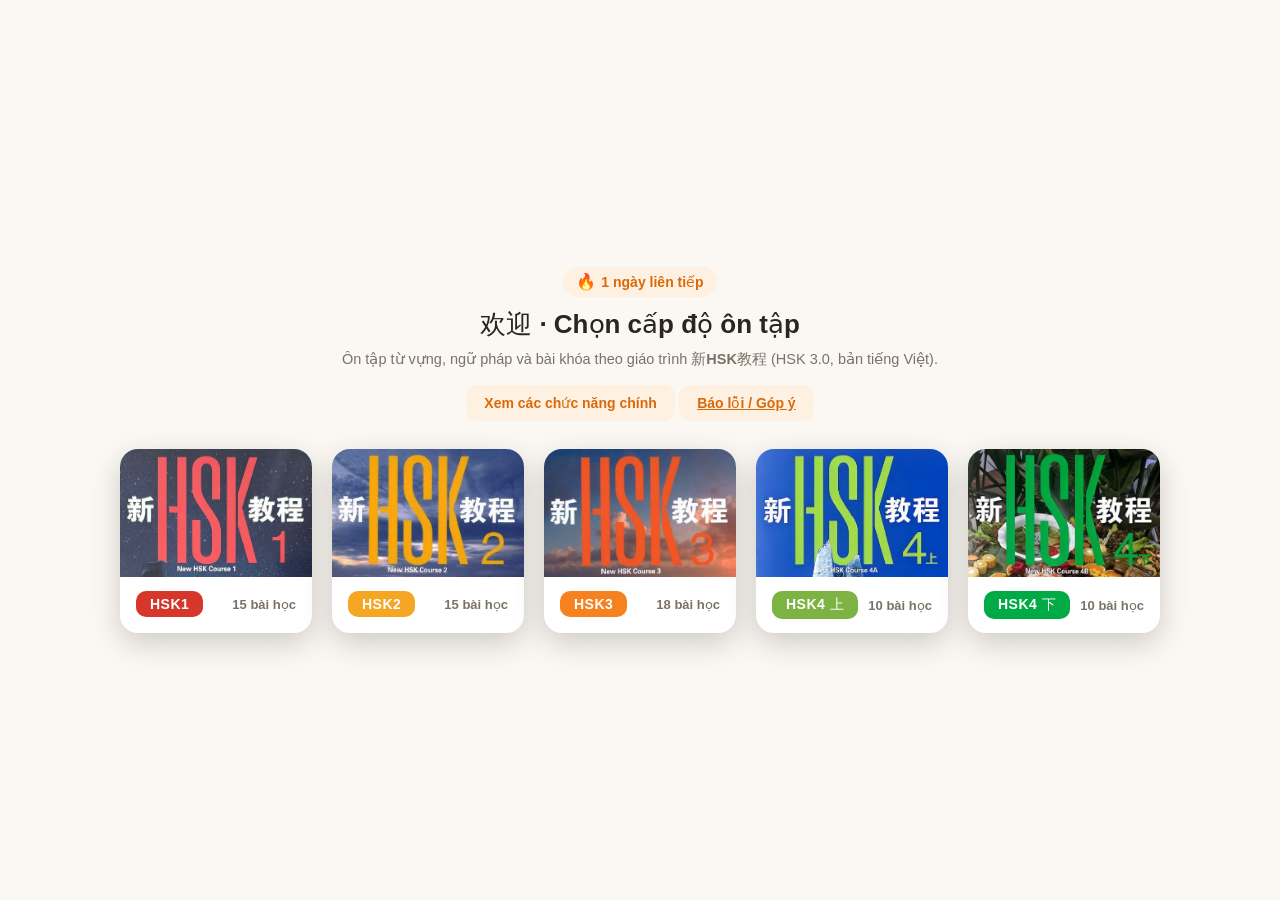
<file: index.html>
<!DOCTYPE html>
<html lang="vi">
<head>
<meta charset="UTF-8">
<meta name="viewport" content="width=device-width, initial-scale=1.0">
<title>Ôn tập HSK (3.0) - Chọn cấp độ</title>
<link rel="icon" type="image/png" href="assets/icons/favicon-root.png">
<link rel="stylesheet" href="style.css">

<!-- Google tag (gtag.js) -->
<script async src="https://www.googletagmanager.com/gtag/js?id=G-205LXB6XP1"></script>
<script>
  window.dataLayer = window.dataLayer || [];
  function gtag(){dataLayer.push(arguments);}
  gtag('js', new Date());

  gtag('config', 'G-205LXB6XP1');
</script>
<script src="streak.js"></script>
</head>
<body>

<div class="level-picker">
  <div class="level-picker-inner">
    <div class="streak-row">
      <div class="streak-badge on-light gray" id="streakBadge">
        <span class="streak-flame-wrap"><span class="streak-flame">🔥</span></span>
        <span class="streak-text"><span class="streak-count">0</span> ngày liên tiếp</span>
      </div>
    </div>
    <!-- <div class="streak-debug-row">
      <span>Debug:</span>
      <button type="button" onclick="debugStreakContinue()">Nối chuỗi</button>
      <button type="button" onclick="debugStreakBreak()">Cắt chuỗi</button>
    </div> -->
    <div class="level-picker-head">
      <h1>欢迎 · Chọn cấp độ ôn tập</h1>
      <p>Ôn tập từ vựng, ngữ pháp và bài khóa theo giáo trình <b>新HSK教程</b> (HSK 3.0, bản tiếng Việt).</p>
      <button type="button" class="btn btn-ghost" id="featuresBtn" onclick="document.getElementById('featuresModal').classList.add('show')">Xem các chức năng chính</button>
      <a class="btn btn-ghost" href="https://forms.gle/Fj5xEgjCc4JBUwaV6" target="_blank" rel="noopener">Báo lỗi / Góp ý</a>
    </div>
    <div class="level-grid">
      <a class="level-card" href="hsk1/index.html">
        <img class="level-cover" src="assets/covers/hsk1-cover.jpg" alt="新HSK教程1">
        <div class="level-info">
          <span class="level-badge badge-hsk1">HSK1</span>
          <div class="level-meta">15 bài học</div>
        </div>
      </a>
      <a class="level-card" href="hsk2/index.html">
        <img class="level-cover" src="assets/covers/hsk2-cover.jpg" alt="新HSK教程2">
        <div class="level-info">
          <span class="level-badge badge-hsk2">HSK2</span>
          <div class="level-meta">15 bài học</div>
        </div>
      </a>
      <a class="level-card" href="hsk3/index.html">
        <img class="level-cover" src="assets/covers/hsk3-cover.jpg" alt="新HSK教程3">
        <div class="level-info">
          <span class="level-badge badge-hsk3">HSK3</span>
          <div class="level-meta">18 bài học</div>
        </div>
      </a>
      <a class="level-card" href="hsk4/index.html">
        <img class="level-cover" src="assets/covers/hsk4-cover.jpg" alt="新HSK教程4上">
        <div class="level-info">
          <span class="level-badge badge-hsk4">HSK4 上</span>
          <div class="level-meta">10 bài học</div>
        </div>
      </a>
      <a class="level-card" href="hsk4-2/index.html">
        <img class="level-cover" src="assets/covers/hsk4-2-cover.jpg" alt="新HSK教程4下">
        <div class="level-info">
          <span class="level-badge badge-hsk4b">HSK4 下</span>
          <div class="level-meta">10 bài học</div>
        </div>
      </a>
    </div>
  </div>
</div>

<div class="modal-overlay" id="featuresModal">
  <div class="modal features-modal">
    <div class="flashcard-header">
      <span>Các chức năng chính</span>
      <button type="button" class="icon-btn" onclick="document.getElementById('featuresModal').classList.remove('show')">✕</button>
    </div>
    <ul class="features-list">
      <li><strong>Chọn cấp độ</strong> &ndash; HSK1 đến HSK4, mỗi cấp độ gồm nhiều bài học theo giáo trình New HSK 教程 (chuẩn 3.0).</li>
      <li><strong>Ngữ pháp &amp; bài khóa</strong> &ndash; ôn lại điểm ngữ pháp và nội dung bài khóa (kèm file audio chuẩn) của từng bài.</li>
      <li><strong>Học từ vựng</strong> &ndash; xem Hán tự, pinyin, nghĩa tiếng Việt và luyện với flashcard lật thẻ.</li>
      <li><strong>Luyện viết chữ</strong> &ndash; tập viết theo thứ tự nét (stroke order) cho từng Hán tự.</li>
    </ul>
  </div>
</div>

</body>
</html>
</file>
<file: style.css>
:root {
  --orange: #f5821f;
  --orange-dark: #d9690a;
  --orange-light: #fff1e2;
  --red: #e24b3c;
  --ink: #2a2520;
  --muted: #7a7267;
  --line: #ece4d8;
  --bg: #fbf8f3;
  --card: #ffffff;
  --green: #3fa155;
  --accent2: #e24b3c;
  --radius: 14px;
  font-synthesis: none;
}

* { box-sizing: border-box; }

html, body {
  margin: 0;
  padding: 0;
  height: 100%;
  background: var(--bg);
  color: var(--ink);
  font-family: -apple-system, BlinkMacSystemFont, "Segoe UI", "PingFang SC", "Helvetica Neue", Arial, sans-serif;
}

.hanzi, .cn-text {
  font-family: "PingFang SC", "Microsoft YaHei", "Heiti SC", "SimHei", "Noto Sans SC", "Segoe UI", sans-serif;
}

.app { display: flex; flex-direction: column; height: 100vh; }

/* Topbar */
.topbar {
  display: flex;
  align-items: center;
  gap: 14px;
  padding: 10px 16px;
  background: linear-gradient(135deg, var(--orange) 0%, var(--accent2) 100%);
  color: white;
  box-shadow: 0 2px 10px rgba(0,0,0,0.12);
  z-index: 20;
  flex-shrink: 0;
}
.icon-btn {
  background: rgba(255,255,255,0.18);
  border: none;
  color: white;
  width: 36px; height: 36px;
  border-radius: 10px;
  font-size: 16px;
  cursor: pointer;
  flex-shrink: 0;
}
.icon-btn:hover { background: rgba(255,255,255,0.3); }
.brand { display: flex; align-items: center; gap: 10px; flex-shrink: 0; }
.brand-badge {
  background: white; color: var(--orange-dark);
  font-weight: 800; font-size: 13px;
  padding: 4px 9px; border-radius: 8px;
  letter-spacing: 0.5px;
}
.brand-title { font-size: 14px; font-weight: 500; opacity: 0.95; white-space: nowrap; }
.brand-title strong { font-weight: 700; }
.topbar-search { flex: 1; max-width: 420px; margin-left: auto; }
.topbar-search input {
  width: 100%;
  padding: 9px 14px;
  border-radius: 10px;
  border: none;
  background: rgba(255,255,255,0.92);
  font-size: 14px;
  outline: none;
}

/* Streak badge */
.streak-badge {
  display: flex; align-items: center; gap: 5px; flex-shrink: 0;
  background: rgba(255,255,255,0.22); color: white;
  padding: 7px 13px; border-radius: 20px; font-weight: 800; font-size: 14px;
}
.streak-badge.on-light { background: var(--orange-light); color: var(--orange-dark); }
.streak-row { display: flex; justify-content: center; margin-bottom: 10px; }

.streak-flame-wrap {
  display: inline-block; font-size: 16px; line-height: 1;
  filter: grayscale(0) brightness(1); opacity: 1;
  transition: filter .7s ease, opacity .7s ease;
}
.streak-flame {
  display: inline-block;
  animation: streakFlicker 1.6s ease-in-out infinite;
  transform-origin: 50% 85%;
}
@keyframes streakFlicker {
  0%, 100% { transform: scale(1) rotate(-3deg); }
  25% { transform: scale(1.1, 0.92) rotate(3deg); }
  50% { transform: scale(0.92, 1.08) rotate(-4deg); }
  75% { transform: scale(1.06, 0.95) rotate(2deg); }
}
.streak-badge.gray .streak-flame-wrap { filter: grayscale(1) brightness(0.75); opacity: .55; }
.streak-badge.extinguishing .streak-flame-wrap { filter: grayscale(1) brightness(0.55); opacity: .35; transition: filter .5s ease, opacity .5s ease; }
.streak-badge.igniting .streak-flame-wrap { filter: grayscale(0) brightness(1.35); opacity: 1; transition: filter .45s ease, opacity .45s ease; }
.streak-badge.lit .streak-flame-wrap { filter: grayscale(0) brightness(1); opacity: 1; }

.streak-text { display: inline-block; transition: opacity .5s ease; opacity: 1; }
.streak-badge.gray .streak-text { opacity: .55; }
.streak-badge.extinguishing .streak-text { opacity: .35; transition: opacity .5s ease; }
.streak-badge.igniting .streak-text, .streak-badge.lit .streak-text { opacity: 1; }

.streak-badge.pulse { animation: streakPulse .6s ease; }
@keyframes streakPulse {
  0% { transform: scale(1); }
  35% { transform: scale(1.16); }
  65% { transform: scale(0.96); }
  100% { transform: scale(1); }
}
.streak-count { display: inline-block; }

.streak-debug-row { display: flex; align-items: center; gap: 8px; justify-content: center; margin-bottom: 18px; }
.streak-debug-row span { font-size: 12px; color: var(--muted); }
.streak-debug-row button {
  font-size: 12px; padding: 5px 11px; border-radius: 20px; cursor: pointer;
  border: 1px dashed var(--line); background: var(--card); color: var(--muted); font-weight: 600;
}
.streak-debug-row button:hover { color: var(--orange-dark); border-color: var(--orange); }

.layout { flex: 1; display: flex; min-height: 0; position: relative; }

/* Sidebar */
.sidebar {
  width: 260px;
  flex-shrink: 0;
  background: var(--card);
  border-right: 1px solid var(--line);
  overflow-y: auto;
  padding: 14px 10px 30px;
  transition: width .2s ease, padding .2s ease;
}
@media (min-width: 861px) {
  .sidebar.collapsed { width: 0; padding: 0; border-right: none; overflow: hidden; }
}
.sidebar-section { margin-bottom: 18px; }
.sidebar-label {
  font-size: 11px; text-transform: uppercase; letter-spacing: 0.8px;
  color: var(--muted); font-weight: 700; padding: 6px 10px;
}
.nav-item, .lesson-item {
  display: flex; align-items: center; gap: 8px;
  padding: 10px 12px; border-radius: 10px;
  text-decoration: none; color: var(--ink); font-size: 14px;
  cursor: pointer; margin-bottom: 2px; font-weight: 500;
  border: none; background: none; width: 100%; text-align: left;
}
.nav-item:hover, .lesson-item:hover { background: var(--orange-light); }
.nav-item.active, .lesson-item.active { background: var(--orange); color: white; }
.lesson-item .lid {
  display: inline-flex; align-items: center; justify-content: center;
  width: 24px; height: 24px; border-radius: 7px;
  background: var(--orange-light); color: var(--orange-dark);
  font-size: 12px; font-weight: 800; flex-shrink: 0;
}
.lesson-item.active .lid { background: rgba(255,255,255,0.25); color: white; }
.lesson-item .ltitle { overflow: hidden; text-overflow: ellipsis; white-space: nowrap; font-size: 13.5px; }
.sidebar-backdrop { display: none; }

/* Main */
.main { flex: 1; overflow-y: auto; padding: 22px 26px 60px; min-width: 0; }
.main-inner { max-width: 920px; margin: 0 auto; }

/* Home */
.hero {
  background: linear-gradient(135deg, var(--orange) 0%, var(--accent2) 100%);
  border-radius: var(--radius);
  padding: 28px 26px;
  color: white;
  margin-bottom: 20px;
}
.hero h1 { margin: 0 0 6px; font-size: 22px; }
.hero p { margin: 0; opacity: 0.92; font-size: 14px; }
.stat-grid { display: grid; grid-template-columns: repeat(auto-fit, minmax(140px,1fr)); gap: 12px; margin: 20px 0; }
.stat-card {
  background: var(--card); border: 1px solid var(--line); border-radius: var(--radius);
  padding: 16px; text-align: center;
}
.stat-card .num { font-size: 26px; font-weight: 800; color: var(--orange-dark); }
.stat-card .label { font-size: 12.5px; color: var(--muted); margin-top: 4px; }

.section-title {
  font-size: 15px; font-weight: 700; margin: 24px 0 10px;
  display: flex; align-items: center; gap: 8px;
}

.lesson-grid { display: grid; grid-template-columns: repeat(auto-fill, minmax(230px,1fr)); gap: 12px; }
.lesson-card {
  background: var(--card); border: 1px solid var(--line); border-radius: var(--radius);
  padding: 14px 16px; cursor: pointer; transition: box-shadow .15s, transform .15s;
  text-decoration: none; color: var(--ink); display: block;
}
.lesson-card:hover { box-shadow: 0 6px 18px rgba(0,0,0,0.08); transform: translateY(-1px); }
.lesson-card .tag {
  display: inline-block; background: var(--orange); color: white; font-size: 11px; font-weight: 800;
  padding: 2px 8px; border-radius: 6px; margin-bottom: 8px;
}
.lesson-card .lc-cn { font-size: 16px; font-weight: 700; margin-bottom: 2px; }
.lesson-card .lc-vn { font-size: 13px; color: var(--muted); }
.lesson-card .lc-meta { font-size: 11.5px; color: var(--orange-dark); margin-top: 8px; font-weight: 600; }

.legend-table { width: 100%; border-collapse: collapse; font-size: 13px; }
.legend-table th, .legend-table td { text-align: left; padding: 6px 10px; border-bottom: 1px solid var(--line); }
.legend-table th { color: var(--muted); font-weight: 600; font-size: 11.5px; text-transform: uppercase; }

/* Lesson page header */
.lesson-head {
  background: var(--card); border: 1px solid var(--line); border-radius: var(--radius);
  padding: 18px 20px; margin-bottom: 16px;
}
.lesson-head .tag { display: inline-block; background: var(--orange); color: white; font-size: 12px; font-weight: 800; padding: 3px 10px; border-radius: 7px; margin-bottom: 8px; }
.lesson-head h2 { margin: 0 0 2px; font-size: 20px; }
.lesson-head .pinyin-line { color: var(--orange-dark); font-size: 13.5px; margin-bottom: 2px; }
.lesson-head .vn-line { color: var(--muted); font-size: 14px; }
.goals { margin-top: 12px; padding-top: 12px; border-top: 1px dashed var(--line); }
.goals ul { margin: 6px 0 0; padding-left: 20px; font-size: 13.5px; color: var(--ink); }
.goals li { margin-bottom: 4px; }

/* Tabs */
.tabs { display: flex; gap: 6px; margin-bottom: 16px; border-bottom: 2px solid var(--line); }
.tab-btn {
  background: none; border: none; padding: 10px 16px; font-size: 14px; font-weight: 600;
  color: var(--muted); cursor: pointer; border-bottom: 2px solid transparent; margin-bottom: -2px;
  display: inline-flex; align-items: center; gap: 6px;
}
.tab-btn.active { color: var(--orange-dark); border-bottom-color: var(--orange); }
.lesson-nav { display: flex; justify-content: space-between; margin-top: 24px; gap: 10px; }

/* Vocab table */
.vocab-toolbar { display: flex; gap: 10px; margin-bottom: 12px; align-items: center; flex-wrap: wrap; }
.vocab-toolbar input[type=search] {
  flex: 1; min-width: 180px; padding: 9px 12px; border-radius: 10px; border: 1px solid var(--line); font-size: 13.5px;
}
.vocab-toolbar select,
.fc-setup select {
  padding: 9px 32px 9px 12px; border-radius: 10px; border: 1px solid var(--line);
  font-size: 13.5px; font-family: inherit; color: var(--ink); background-color: var(--card);
  appearance: none; -webkit-appearance: none; cursor: pointer;
  background-image: url("data:image/svg+xml,%3Csvg xmlns='http://www.w3.org/2000/svg' width='10' height='6'%3E%3Cpath d='M0 0l5 6 5-6z' fill='%237a7267'/%3E%3C/svg%3E");
  background-repeat: no-repeat; background-position: right 12px center;
}
.vocab-toolbar select:focus, .fc-setup select:focus { outline: none; border-color: var(--orange); }
.vocab-card-list { display: flex; flex-direction: column; gap: 8px; }
.vocab-row {
  display: flex; align-items: center; gap: 14px;
  background: var(--card); border: 1px solid var(--line); border-radius: 12px;
  padding: 10px 14px;
}
.vocab-row .vhanzi { font-size: 22px; font-weight: 700; min-width: 70px; }
.vocab-row .vmid { flex: 1; min-width: 0; }
.vocab-row .vpinyin { color: var(--orange-dark); font-size: 13.5px; font-weight: 600; }
.vocab-row .vpos { display: inline-block; background: var(--orange-light); color: var(--orange-dark); font-size: 11px; font-weight: 700; padding: 1px 7px; border-radius: 6px; margin-left: 6px; }
.vocab-row .vvn { font-size: 14px; margin-top: 2px; }
.vspeak { background: none; border: none; cursor: pointer; color: var(--muted); padding: 0; display: inline-flex; align-items: center; vertical-align: middle; flex-shrink: 0; }
.icon-speaker { width: 17px; height: 17px; display: block; }
.vspeak-sm .icon-speaker { width: 14px; height: 14px; }
.icon-nav { width: 18px; height: 18px; display: block; flex-shrink: 0; }
.vocab-row .vwrite {
  background: var(--orange-light); color: var(--orange-dark); border: none; cursor: pointer;
  flex-shrink: 0; font-size: 11px; font-weight: 700; padding: 6px 10px; border-radius: 8px; white-space: nowrap;
}
.vocab-row .vwrite:hover { background: #ffe4c2; }
.vocab-row .vlesson { font-size: 11px; color: var(--muted); flex-shrink: 0; background: var(--bg); padding: 3px 8px; border-radius: 7px; }

/* Grammar */
.grammar-card {
  background: var(--card); border: 1px solid var(--line); border-radius: var(--radius);
  padding: 16px 18px; margin-bottom: 14px;
}
.grammar-card h3 { margin: 0 0 8px; font-size: 16px; color: var(--orange-dark); }
.grammar-card .explain { font-size: 14px; line-height: 1.6; margin-bottom: 10px; }
.example-row { padding: 8px 10px; background: var(--bg); border-radius: 9px; margin-bottom: 6px; font-size: 13.5px; }
.example-row .ex-cn { font-weight: 600; font-size: 15px; }
.example-row .ex-pinyin { color: var(--orange-dark); }
.example-row .ex-vn { color: var(--muted); }

/* Texts */
.text-card {
  background: var(--card); border: 1px solid var(--line); border-radius: var(--radius);
  padding: 18px 20px; margin-bottom: 16px;
}
.text-card .text-label { font-weight: 800; color: var(--orange-dark); margin-bottom: 10px; font-size: 14px; }
.text-scene { display: flex; gap: 18px; align-items: flex-start; }
.text-scene .text-main { flex: 1; min-width: 0; }
.text-illustration {
  flex: 0 0 38%; max-width: 320px; align-self: flex-start;
  border-radius: 14px; overflow: hidden; position: sticky; top: 14px;
  box-shadow: 0 6px 18px rgba(0,0,0,0.12);
}
.text-illustration img { width: 100%; height: 100%; object-fit: cover; display: block; }
@media (max-width: 720px) {
  .text-scene { flex-direction: column; }
  .text-illustration { flex: none; max-width: none; width: 100%; max-height: 260px; position: static; order: -1; }
}

/* Reading comprehension Q&A */
.qa-section { margin-top: 18px; padding-top: 16px; border-top: 1px dashed var(--line); }
.qa-title { font-size: 14px; font-weight: 800; color: var(--orange-dark); margin-bottom: 10px; }
.qa-item {
  background: var(--bg); border: 1px solid var(--line); border-radius: 12px;
  padding: 12px 14px; margin-bottom: 10px;
}
.qa-question { display: flex; gap: 8px; align-items: flex-start; }
.qa-num { font-weight: 800; color: var(--orange-dark); font-size: 14px; flex-shrink: 0; }
.qa-q-text { flex: 1; min-width: 0; }
.qa-q-cn { font-size: 15px; font-weight: 600; }
.qa-q-vn { font-size: 13px; color: var(--muted); margin-top: 2px; }
.qa-reveal {
  margin-top: 10px; background: var(--orange-light); color: var(--orange-dark); border: none;
  font-size: 12px; font-weight: 700; padding: 6px 12px; border-radius: 8px; cursor: pointer;
}
.qa-reveal:hover { background: #ffe4c2; }
.qa-answer {
  margin-top: 10px; padding-top: 10px; border-top: 1px dashed var(--line);
}
.qa-a-cn { font-size: 15px; font-weight: 600; color: var(--green); }
.qa-a-vn { font-size: 13px; color: var(--muted); margin-top: 2px; }
.audio-row { display: flex; flex-wrap: wrap; gap: 14px; margin-bottom: 14px; }
.audio-block {
  display: flex; flex-direction: column; gap: 4px;
  background: var(--orange-light); border-radius: 12px; padding: 8px 12px;
}
.audio-block .audio-label { font-size: 11.5px; font-weight: 700; color: var(--orange-dark); }
.audio-block audio { height: 32px; max-width: 260px; }
/* Dialogue — speech bubble with speaker avatar, like the textbook */
.dlg-line { display: flex; gap: 10px; margin-bottom: 16px; align-items: flex-start; }
.dlg-avatars { display: flex; flex-direction: row; flex-wrap: wrap; gap: 4px; width: 62px; flex-shrink: 0; justify-content: center; }
.avatar-chip { display: flex; flex-direction: column; align-items: center; width: 58px; }
.avatar-chip .avatar-img, .avatar-chip .avatar-fallback {
  width: 46px; height: 46px; border-radius: 50%; object-fit: cover;
  box-shadow: 0 2px 6px rgba(0,0,0,0.12); flex-shrink: 0;
}
.avatar-chip .avatar-fallback { border: 2px solid var(--orange); display: flex; align-items: center; justify-content: center; color: white; font-weight: 800; font-size: 16px; }
.avatar-chip .avatar-pinyin { font-size: 9px; color: var(--muted); margin-top: 4px; line-height: 1.1; white-space: nowrap; }
.avatar-chip .avatar-label {
  font-size: 10.5px; font-weight: 700; color: var(--ink); line-height: 1.15; text-align: center;
  max-width: 58px; overflow: hidden; text-overflow: ellipsis; white-space: nowrap;
}
.dlg-bubble {
  position: relative; flex: 1; min-width: 0;
  background: var(--card); border: 1.5px solid var(--orange); border-radius: 4px 16px 16px 16px;
  padding: 10px 16px 11px;
}
.dlg-pinyin { color: var(--orange-dark); font-size: 13px; margin-bottom: 2px; }
.dlg-cn { font-size: 16.5px; line-height: 1.55; font-weight: 600; }
.dlg-vn { color: var(--muted); font-size: 13.5px; margin-top: 12px; padding-top: 10px; border-top: 1px dashed var(--line); }
.new-word { color: var(--red); cursor: pointer; text-decoration: underline dotted; text-underline-offset: 3px; }
.new-word:hover { color: var(--orange-dark); }

/* Passage — letter / diary page styling */
.diary-card {
  position: relative; overflow: hidden;
  background-color: #fdf8ec;
  border: 1px solid #ecdcb8; border-radius: 14px;
  padding: 26px 28px 22px; box-shadow: 0 6px 18px rgba(0,0,0,0.07);
}
.diary-card::after {
  content: ''; position: absolute; top: 0; right: 0; width: 0; height: 0;
  border-style: solid; border-width: 0 28px 28px 0; border-color: transparent #f1dfb4 transparent transparent;
  filter: drop-shadow(-1px 1px 1px rgba(0,0,0,0.1));
}
.passage-line + .passage-line { margin-top: 14px; }
.passage-cn {
  font-size: 18.5px; line-height: 2.3; color: #3a2f22;
}
.passage-cn ruby { ruby-align: center; margin: 0 1px; }
.passage-cn rt {
  font-family: -apple-system, BlinkMacSystemFont, 'Segoe UI', sans-serif;
  font-size: 11.5px; font-weight: 600; color: #b9772a; text-align: center;
}
.passage-cn.ruby-hide rt { visibility: hidden; }
.passage-vn {
  color: #6b5a3f; font-size: 14px; line-height: 1.75; font-style: italic;
  margin-top: 16px; padding-top: 14px; padding-left: 14px; border-top: 1px dashed #d9c391; border-left: 3px solid #e3bd74;
}
.toggle-row { display: flex; align-items: center; flex-wrap: wrap; gap: 8px; margin-bottom: 10px; }
.toggle-note { font-size: 12px; color: var(--muted); }
.toggle-chip {
  font-size: 12px; padding: 5px 11px; border-radius: 20px; border: 1px solid var(--line);
  background: var(--card); cursor: pointer; font-weight: 600; color: var(--muted);
}
.toggle-chip.on { background: var(--orange); border-color: var(--orange); color: white; }
.hide-content { display: none !important; }

.btn {
  padding: 10px 18px; border-radius: 10px; border: none; font-size: 14px; font-weight: 700; cursor: pointer;
  display: inline-flex; align-items: center; justify-content: center; gap: 6px;
}
.btn-primary { background: var(--orange); color: white; }
.btn-primary:hover { background: var(--orange-dark); }
.btn-ghost { background: var(--orange-light); color: var(--orange-dark); }
.btn-ghost:hover { background: #ffe4c2; }
.btn-wrong { background: #fde3e0; color: var(--red); flex: 1; }
.btn-correct { background: #e1f3e4; color: var(--green); flex: 1; }
.btn:disabled { opacity: .5; cursor: not-allowed; }

.empty-state { text-align: center; padding: 50px 20px; color: var(--muted); }

/* Flashcard setup */
.fc-setup { background: var(--card); border: 1px solid var(--line); border-radius: var(--radius); padding: 20px; }
.fc-setup label { display: block; font-size: 13.5px; font-weight: 600; margin: 14px 0 6px; }
.fc-setup select { width: 100%; }
.radio-group { display: flex; gap: 10px; flex-wrap: wrap; }
.radio-chip { padding: 8px 14px; border-radius: 20px; border: 1px solid var(--line); cursor: pointer; font-size: 13px; font-weight: 600; }
.radio-chip.active { background: var(--orange); color: white; border-color: var(--orange); }

/* Flashcard modal */
.modal-overlay {
  display: none; position: fixed; inset: 0; background: rgba(30,20,10,0.55);
  align-items: center; justify-content: center; z-index: 100; padding: 16px;
  overscroll-behavior: contain;
}
.modal-overlay.show { display: flex; }
.modal.flashcard-modal {
  background: var(--bg); border-radius: 18px; width: 100%; max-width: 480px;
  padding: 16px; display: flex; flex-direction: column; gap: 14px;
}
.flashcard-header { display: flex; justify-content: space-between; align-items: center; font-size: 13px; color: var(--muted); font-weight: 700; }
.flashcard-header .icon-btn { background: var(--line); color: var(--ink); }
.flashcard-stage { perspective: 1200px; position: relative; touch-action: none; }
.flashcard-stage.dragging { transition: none; }
.flashcard {
  position: relative; width: 100%; height: 440px; cursor: pointer;
  transform-style: preserve-3d; transition: transform .45s;
}
.fc-swipe-hint {
  position: absolute; top: 14px; z-index: 5; pointer-events: none;
  font-size: 13px; font-weight: 800; padding: 6px 14px; border-radius: 10px;
  border: 2px solid; background: var(--card); opacity: 0; letter-spacing: .3px;
}
.fc-swipe-hint.fc-swipe-no { left: 14px; color: var(--red); border-color: var(--red); transform: rotate(-8deg); }
.fc-swipe-hint.fc-swipe-yes { right: 14px; color: var(--green); border-color: var(--green); transform: rotate(8deg); }
.flashcard.flipped { transform: rotateY(180deg); }
.flashcard-face {
  position: absolute; inset: 0; backface-visibility: hidden;
  background: var(--card); border: 1px solid var(--line); border-radius: 16px;
  display: flex; flex-direction: column; align-items: center; justify-content: center;
  padding: 20px; text-align: center; gap: 8px; overflow-y: auto;
}
.flashcard-back { transform: rotateY(180deg); justify-content: flex-start; padding-top: 26px; }
.fc-hanzi { font-size: 44px; font-weight: 800; }
.fc-pinyin { font-size: 18px; color: var(--orange-dark); font-weight: 600; }
.fc-pos { font-size: 12px; color: var(--muted); }
.fc-vn { font-size: 18px; font-weight: 600; }
.fc-hint { font-size: 12px; color: var(--muted); margin-top: 10px; }
.fc-examples { width: 100%; text-align: left; margin-top: 14px; padding-top: 12px; border-top: 1px dashed var(--line); display: flex; flex-direction: column; gap: 8px; }
.fc-examples .example-row { font-size: 12.5px; }
.fc-examples .ex-cn { font-size: 14px; }
.flashcard-controls { display: flex; justify-content: center; gap: 10px; }
.flashcard-answers { display: flex; gap: 10px; }

/* New-word meaning popup */
.word-modal {
  background: var(--bg); border-radius: 18px; width: 100%; max-width: 420px;
  padding: 16px; display: flex; flex-direction: column; gap: 14px;
  max-height: 85vh; overflow-y: auto;
}
.word-modal-body { display: flex; flex-direction: column; align-items: center; gap: 6px; text-align: center; padding: 10px 0 4px; }
.word-hanzi { font-size: 40px; font-weight: 800; }
.word-pinyin { font-size: 17px; color: var(--orange-dark); font-weight: 600; }
.word-pos { font-size: 12px; color: var(--muted); }
.word-vn { font-size: 17px; font-weight: 600; margin-top: 4px; }
.word-modal-body .btn { margin-top: 10px; }
.word-modal-actions { display: flex; gap: 8px; margin-top: 10px; }
.word-examples-title { font-size: 13px; font-weight: 700; color: var(--ink); text-align: left; border-top: 1px dashed var(--line); padding-top: 12px; }
.word-examples { display: flex; flex-direction: column; gap: 8px; text-align: left; }
.word-modal-actions .btn { margin-top: 0; }

/* Stroke order / handwriting practice modal */
.modal.stroke-modal {
  background: var(--bg); border-radius: 18px; width: 100%; max-width: 420px;
  padding: 18px; display: flex; flex-direction: column; gap: 12px;
}
.stroke-header { display: flex; justify-content: space-between; align-items: flex-start; }
.stroke-header .icon-btn { background: var(--line); color: var(--ink); }
.stroke-hanzi-title { font-size: 26px; font-weight: 800; }
.stroke-word-meta { font-size: 13px; color: var(--muted); margin-top: 2px; }
.stroke-char-tabs { display: flex; gap: 6px; flex-wrap: wrap; }
.stroke-char-tab {
  width: 36px; height: 36px; border-radius: 10px; border: 1px solid var(--line);
  background: var(--card); font-size: 16px; font-weight: 700; cursor: pointer; color: var(--ink);
}
.stroke-char-tab.active { background: var(--orange); border-color: var(--orange); color: white; }
.stroke-stage { display: flex; justify-content: center; }
.stroke-target {
  width: 260px; height: 260px; background: var(--card); border: 1px solid var(--line); border-radius: 16px;
  background-image: linear-gradient(var(--line) 1px, transparent 1px), linear-gradient(90deg, var(--line) 1px, transparent 1px);
  background-size: 50% 50%; background-position: center;
}
.stroke-feedback { min-height: 20px; text-align: center; font-size: 13.5px; font-weight: 600; color: var(--muted); }
.stroke-feedback.ok { color: var(--green); }
.stroke-feedback.warn { color: var(--red); }
.stroke-feedback.done { color: var(--orange-dark); }
.stroke-controls { display: flex; gap: 10px; }
.stroke-controls .btn { flex: 1; }

/* Level picker (landing page) */
.level-picker {
  min-height: 100vh; display: flex; align-items: center; justify-content: center;
  padding: 24px; background: var(--bg);
}
.level-picker-inner { max-width: 1040px; width: 100%; }
.level-picker-head { text-align: center; color: var(--ink); margin-bottom: 28px; }
.level-picker-head h1 { margin: 0 0 8px; font-size: 26px; }
.level-picker-head p { margin: 0 0 16px; color: var(--muted); font-size: 14.5px; }
.features-modal {
  background: var(--bg); border-radius: 18px; width: 100%; max-width: 440px;
  padding: 16px; display: flex; flex-direction: column; gap: 14px;
}
.features-list { margin: 0; padding-left: 20px; display: flex; flex-direction: column; gap: 10px; color: var(--ink); font-size: 14px; text-align: left; }
.features-list li { line-height: 1.5; }
.level-grid { display: grid; grid-template-columns: repeat(auto-fit, minmax(190px,1fr)); gap: 20px; }
.level-card {
  background: var(--card); border-radius: 18px; overflow: hidden; text-decoration: none; color: var(--ink);
  box-shadow: 0 10px 30px rgba(0,0,0,0.18); transition: transform .15s, box-shadow .15s;
  display: flex; flex-direction: column;
}
.level-card:hover { transform: translateY(-4px); box-shadow: 0 16px 40px rgba(0,0,0,0.28); }
.level-card .level-cover { width: 100%; aspect-ratio: 3/2; object-fit: cover; object-position: top; display: block; }
.level-info {
  display: flex; align-items: center; justify-content: space-between; gap: 10px;
  padding: 14px 16px;
}
.level-badge {
  display: inline-block; background: var(--orange); color: white; font-weight: 800; font-size: 14px;
  padding: 5px 14px; border-radius: 10px; letter-spacing: 0.5px;
}
.level-badge.badge-hsk1 { background: #d6372a; }
.level-badge.badge-hsk2 { background: #f5a623; }
.level-badge.badge-hsk3 { background: #f5821f; }
.level-badge.badge-hsk4 { background: #7cb342; }
.level-badge.badge-hsk4b { background: #00ab45; }
.level-card .level-meta { font-size: 13px; color: var(--muted); font-weight: 600; }


/* Responsive */
@media (max-width: 860px) {
  .brand-title { display: none; }
  .sidebar {
    position: fixed; top: 56px; bottom: 0; left: 0; z-index: 30;
    transform: translateX(-100%); transition: transform .2s; box-shadow: 4px 0 20px rgba(0,0,0,0.15);
  }
  .sidebar.open { transform: translateX(0); }
  .sidebar-backdrop.show { display: block; position: fixed; inset: 56px 0 0 0; background: rgba(0,0,0,0.3); z-index: 25; }
  .main { padding: 16px 14px 60px; }
}
</file>
